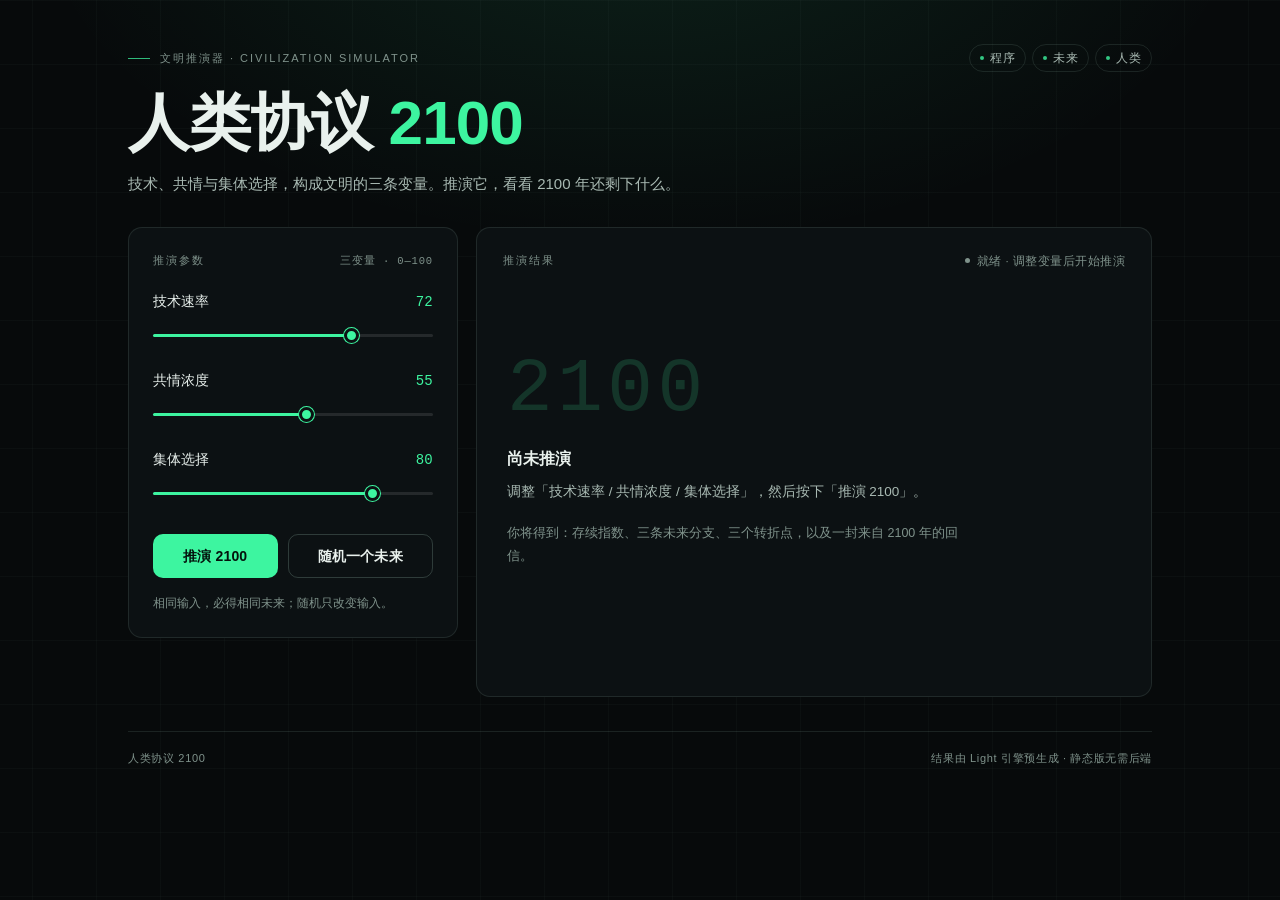
<file: docs/index.html>
<!DOCTYPE html>
<html lang="zh-CN">
<head>
<meta charset="utf-8">
<meta name="viewport" content="width=device-width, initial-scale=1">
<meta name="theme-color" content="#070A0B">
<meta name="description" content="人类协议 2100 · 文明推演器：以技术速率、共情浓度、集体选择推演 2100 年的三条未来分支。">
<title>人类协议 2100 · 文明推演器</title>
<link rel="stylesheet" href="style.css">
</head>
<body>
<div class="page">

  <header class="hero">
    <div class="hero__meta">
      <p class="eyebrow">文明推演器 · Civilization Simulator</p>
      <ul class="chips" aria-label="关键词">
        <li class="chip"><span class="chip__dot" aria-hidden="true"></span>程序</li>
        <li class="chip"><span class="chip__dot" aria-hidden="true"></span>未来</li>
        <li class="chip"><span class="chip__dot" aria-hidden="true"></span>人类</li>
      </ul>
    </div>
    <h1 class="hero__title">人类协议 <span class="hero__year">2100</span></h1>
    <p class="subtitle">技术、共情与集体选择，构成文明的三条变量。推演它，看看 2100 年还剩下什么。</p>
  </header>

  <main class="layout">

    <section class="panel controls" aria-labelledby="controls-title">
      <div class="panel__head">
        <h2 class="section-label" id="controls-title">推演参数</h2>
        <span class="panel__meta">三变量 · 0—100</span>
      </div>

      <form class="controls__form" id="sim-form" novalidate>
        <div class="field">
          <div class="field__head">
            <label class="field__name" for="tech">技术速率</label>
            <output class="field__value" id="tech-value" for="tech">72</output>
          </div>
          <input class="range" id="tech" name="tech" type="range" min="0" max="100" step="1" value="72" style="--fill:72%">
        </div>

        <div class="field">
          <div class="field__head">
            <label class="field__name" for="empathy">共情浓度</label>
            <output class="field__value" id="empathy-value" for="empathy">55</output>
          </div>
          <input class="range" id="empathy" name="empathy" type="range" min="0" max="100" step="1" value="55" style="--fill:55%">
        </div>

        <div class="field">
          <div class="field__head">
            <label class="field__name" for="choice">集体选择</label>
            <output class="field__value" id="choice-value" for="choice">80</output>
          </div>
          <input class="range" id="choice" name="choice" type="range" min="0" max="100" step="1" value="80" style="--fill:80%">
        </div>

        <div class="actions">
          <button class="btn btn--primary" id="run" type="submit">推演 2100</button>
          <button class="btn btn--ghost" id="random" type="button">随机一个未来</button>
        </div>

        <p class="hint">相同输入，必得相同未来；随机只改变输入。</p>
      </form>
    </section>

    <section class="panel results" id="results" aria-labelledby="results-title">
      <div class="panel__head">
        <h2 class="section-label" id="results-title">推演结果</h2>
        <p class="status" id="status" role="status" aria-live="polite">
          <span class="status__dot" aria-hidden="true"></span>
          <span class="status__text" id="status-text">就绪 · 调整变量后开始推演</span>
        </p>
      </div>

      <div class="output" id="output">
        <div class="placeholder">
          <p class="placeholder__mark" aria-hidden="true">2100</p>
          <p class="placeholder__title">尚未推演</p>
          <p class="placeholder__text">调整「技术速率 / 共情浓度 / 集体选择」，然后按下「推演 2100」。</p>
          <p class="placeholder__sub">你将得到：存续指数、三条未来分支、三条转折点，以及一封来自 2100 年的回信。</p>
        </div>
      </div>
    </section>

  </main>

  <footer class="footer">
    <span>人类协议 2100</span>
    <span>结果由 Light 引擎预生成 · 静态版无需后端</span>
  </footer>

</div>
<script src="table.js" defer></script>
<script src="app.js" defer></script>
</body>
</html>
</file>
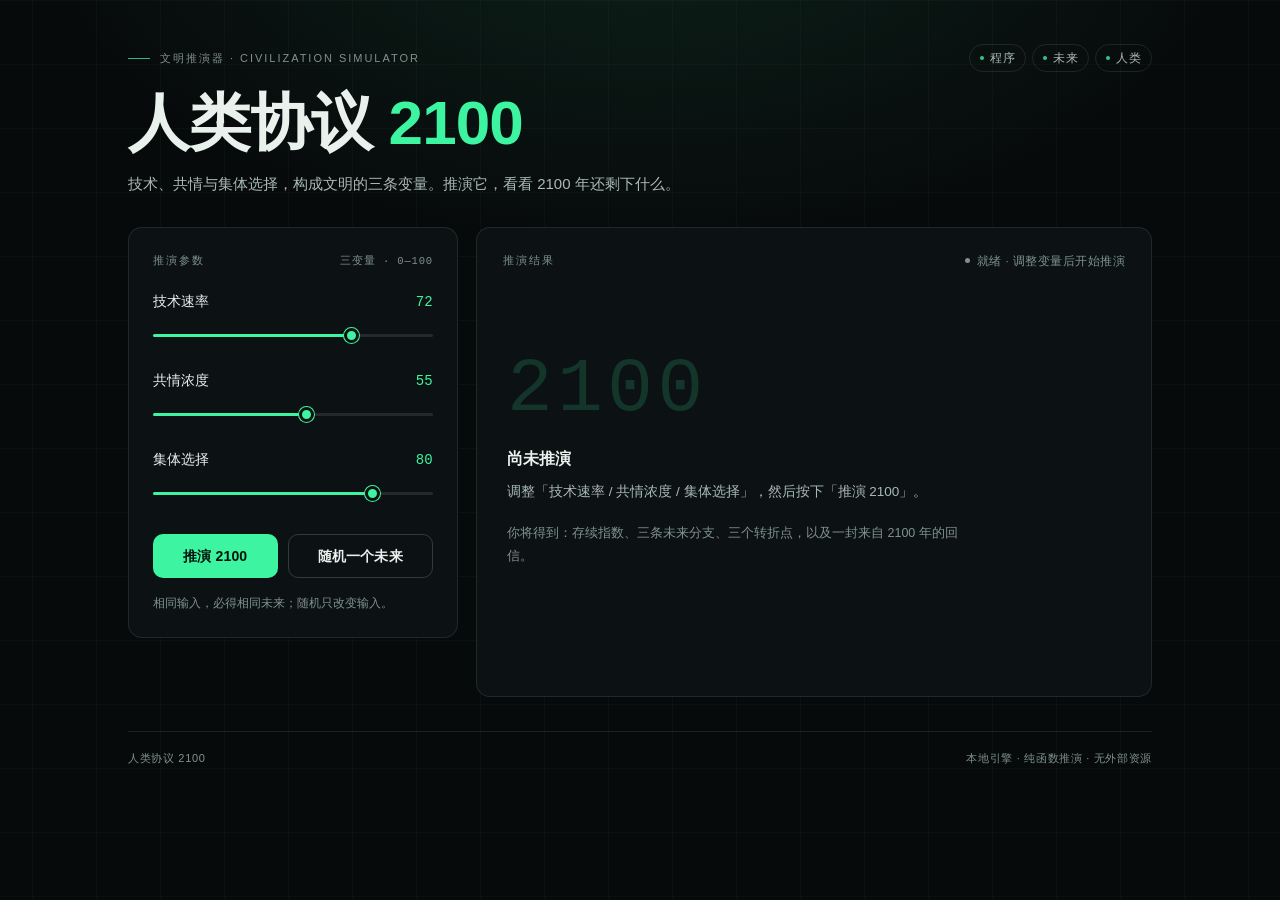
<file: web/index.html>
<!DOCTYPE html>
<html lang="zh-CN">
<head>
<meta charset="utf-8">
<meta name="viewport" content="width=device-width, initial-scale=1">
<meta name="theme-color" content="#070A0B">
<meta name="description" content="人类协议 2100 · 文明推演器：以技术速率、共情浓度、集体选择推演 2100 年的三条未来分支。">
<title>人类协议 2100 · 文明推演器</title>
<link rel="stylesheet" href="style.css">
</head>
<body>
<div class="page">

  <header class="hero">
    <div class="hero__meta">
      <p class="eyebrow">文明推演器 · Civilization Simulator</p>
      <ul class="chips" aria-label="关键词">
        <li class="chip"><span class="chip__dot" aria-hidden="true"></span>程序</li>
        <li class="chip"><span class="chip__dot" aria-hidden="true"></span>未来</li>
        <li class="chip"><span class="chip__dot" aria-hidden="true"></span>人类</li>
      </ul>
    </div>
    <h1 class="hero__title">人类协议 <span class="hero__year">2100</span></h1>
    <p class="subtitle">技术、共情与集体选择，构成文明的三条变量。推演它，看看 2100 年还剩下什么。</p>
  </header>

  <main class="layout">

    <section class="panel controls" aria-labelledby="controls-title">
      <div class="panel__head">
        <h2 class="section-label" id="controls-title">推演参数</h2>
        <span class="panel__meta">三变量 · 0—100</span>
      </div>

      <form class="controls__form" id="sim-form" novalidate>
        <div class="field">
          <div class="field__head">
            <label class="field__name" for="tech">技术速率</label>
            <output class="field__value" id="tech-value" for="tech">72</output>
          </div>
          <input class="range" id="tech" name="tech" type="range" min="0" max="100" step="1" value="72" style="--fill:72%">
        </div>

        <div class="field">
          <div class="field__head">
            <label class="field__name" for="empathy">共情浓度</label>
            <output class="field__value" id="empathy-value" for="empathy">55</output>
          </div>
          <input class="range" id="empathy" name="empathy" type="range" min="0" max="100" step="1" value="55" style="--fill:55%">
        </div>

        <div class="field">
          <div class="field__head">
            <label class="field__name" for="choice">集体选择</label>
            <output class="field__value" id="choice-value" for="choice">80</output>
          </div>
          <input class="range" id="choice" name="choice" type="range" min="0" max="100" step="1" value="80" style="--fill:80%">
        </div>

        <div class="actions">
          <button class="btn btn--primary" id="run" type="submit">推演 2100</button>
          <button class="btn btn--ghost" id="random" type="button">随机一个未来</button>
        </div>

        <p class="hint">相同输入，必得相同未来；随机只改变输入。</p>
      </form>
    </section>

    <section class="panel results" id="results" aria-labelledby="results-title">
      <div class="panel__head">
        <h2 class="section-label" id="results-title">推演结果</h2>
        <p class="status" id="status" role="status" aria-live="polite">
          <span class="status__dot" aria-hidden="true"></span>
          <span class="status__text" id="status-text">就绪 · 调整变量后开始推演</span>
        </p>
      </div>

      <div class="output" id="output">
        <div class="placeholder">
          <p class="placeholder__mark" aria-hidden="true">2100</p>
          <p class="placeholder__title">尚未推演</p>
          <p class="placeholder__text">调整「技术速率 / 共情浓度 / 集体选择」，然后按下「推演 2100」。</p>
          <p class="placeholder__sub">你将得到：存续指数、三条未来分支、三条转折点，以及一封来自 2100 年的回信。</p>
        </div>
      </div>
    </section>

  </main>

  <footer class="footer">
    <span>人类协议 2100</span>
    <span>本地引擎 · 纯函数推演 · 无外部资源</span>
  </footer>

</div>
<script src="app.js" defer></script>
</body>
</html>
</file>
<file: docs/style.css>
:root {
  --bg: #070A0B;
  --panel: #0C1113;
  --panel-2: #101718;
  --line: rgba(205, 255, 232, 0.10);
  --line-strong: rgba(205, 255, 232, 0.18);
  --text: #E9F1ED;
  --dim: #A9BAB3;
  --muted: #7F928B;
  --accent: #3DF5A0;
  --accent-soft: rgba(61, 245, 160, 0.09);
  --danger: #FF9C8C;
  --radius: 14px;
  --radius-sm: 10px;
  --mono: ui-monospace, "SFMono-Regular", "Cascadia Mono", Consolas, "Liberation Mono", monospace;
  --sans: "PingFang SC", "Hiragino Sans GB", "Microsoft YaHei", "Noto Sans SC", "Source Han Sans SC", sans-serif;
  color-scheme: dark;
}

* {
  box-sizing: border-box;
}

html {
  background: var(--bg);
}

body {
  margin: 0;
  min-height: 100vh;
  font-family: var(--sans);
  font-size: 15px;
  line-height: 1.6;
  color: var(--text);
  background:
    radial-gradient(900px 520px at 50% -12%, rgba(61, 245, 160, 0.10), transparent 68%),
    var(--bg);
  -webkit-font-smoothing: antialiased;
  overflow-x: hidden;
  position: relative;
}

body::before {
  content: "";
  position: absolute;
  inset: 0;
  z-index: 0;
  pointer-events: none;
  background-image:
    linear-gradient(rgba(205, 255, 232, 0.022) 1px, transparent 1px),
    linear-gradient(90deg, rgba(205, 255, 232, 0.022) 1px, transparent 1px);
  background-size: 64px 64px;
  background-position: center top;
}

::selection {
  background: var(--accent);
  color: #04120C;
}

.page {
  position: relative;
  z-index: 1;
  max-width: 1080px;
  margin: 0 auto;
  padding: 44px 28px 40px;
}

/* ---------- 顶部 ---------- */

.hero {
  margin-bottom: 30px;
}

.hero__meta {
  display: flex;
  align-items: center;
  justify-content: space-between;
  gap: 14px 20px;
  flex-wrap: wrap;
}

.eyebrow {
  margin: 0;
  font-size: 11px;
  line-height: 1.4;
  letter-spacing: 0.18em;
  color: var(--muted);
  text-transform: uppercase;
}

.eyebrow::before {
  content: "";
  display: inline-block;
  width: 22px;
  height: 1px;
  margin-right: 10px;
  vertical-align: middle;
  background: var(--accent);
  opacity: 0.75;
}

.chips {
  display: flex;
  gap: 6px;
  margin: 0;
  padding: 0;
  list-style: none;
}

.chip {
  display: inline-flex;
  align-items: center;
  gap: 6px;
  padding: 4px 10px;
  border: 1px solid var(--line);
  border-radius: 999px;
  font-size: 11.5px;
  letter-spacing: 0.04em;
  color: var(--dim);
  white-space: nowrap;
}

.chip__dot {
  width: 4px;
  height: 4px;
  border-radius: 50%;
  background: var(--accent);
  opacity: 0.8;
}

.hero__title {
  margin: 18px 0 0;
  font-size: clamp(38px, 6.4vw, 62px);
  font-weight: 600;
  line-height: 1.06;
  letter-spacing: -0.015em;
}

.hero__year {
  color: var(--accent);
  font-variant-numeric: tabular-nums;
}

.subtitle {
  margin: 14px 0 0;
  max-width: 620px;
  font-size: 15px;
  line-height: 1.8;
  color: var(--dim);
}

/* ---------- 布局 ---------- */

.layout {
  display: grid;
  grid-template-columns: minmax(0, 330px) minmax(0, 1fr);
  gap: 18px;
  align-items: start;
}

.panel {
  border: 1px solid var(--line);
  border-radius: var(--radius);
  background: var(--panel);
  padding: 24px;
}

.panel__head {
  display: flex;
  align-items: center;
  justify-content: space-between;
  gap: 8px 14px;
  flex-wrap: wrap;
  margin-bottom: 20px;
}

.section-label {
  margin: 0;
  font-size: 11px;
  font-weight: 500;
  letter-spacing: 0.18em;
  color: var(--muted);
}

.panel__meta {
  font-size: 10.5px;
  letter-spacing: 0.08em;
  color: var(--muted);
  font-family: var(--mono);
}

.controls {
  position: sticky;
  top: 24px;
}

.results {
  min-height: 470px;
  padding: 24px 26px 28px;
}

/* ---------- 滑块 ---------- */

.controls__form {
  margin: 0;
}

.field + .field {
  margin-top: 22px;
}

.field__head {
  display: flex;
  align-items: baseline;
  justify-content: space-between;
  gap: 12px;
  margin-bottom: 10px;
}

.field__name {
  font-size: 14px;
  color: var(--text);
  cursor: pointer;
}

.field__value {
  font-family: var(--mono);
  font-size: 14px;
  font-variant-numeric: tabular-nums;
  color: var(--accent);
  letter-spacing: 0.02em;
}

.range {
  -webkit-appearance: none;
  appearance: none;
  display: block;
  width: 100%;
  height: 24px;
  margin: 0;
  padding: 0;
  background: transparent;
  cursor: pointer;
}

.range::-webkit-slider-runnable-track {
  height: 3px;
  border-radius: 2px;
  background: linear-gradient(
    to right,
    var(--accent) 0%,
    var(--accent) var(--fill, 50%),
    rgba(255, 255, 255, 0.10) var(--fill, 50%),
    rgba(255, 255, 255, 0.10) 100%
  );
}

.range::-webkit-slider-thumb {
  -webkit-appearance: none;
  appearance: none;
  width: 15px;
  height: 15px;
  margin-top: -6px;
  border-radius: 50%;
  background: var(--accent);
  border: 3px solid var(--panel);
  box-shadow: 0 0 0 1px var(--accent);
}

.range::-moz-range-track {
  height: 3px;
  border-radius: 2px;
  background: rgba(255, 255, 255, 0.10);
}

.range::-moz-range-progress {
  height: 3px;
  border-radius: 2px;
  background: var(--accent);
}

.range::-moz-range-thumb {
  width: 15px;
  height: 15px;
  border-radius: 50%;
  background: var(--accent);
  border: 3px solid var(--panel);
  box-shadow: 0 0 0 1px var(--accent);
}

.range:focus-visible {
  outline: 2px solid var(--accent);
  outline-offset: 4px;
  border-radius: 3px;
}

.range:focus-visible::-webkit-slider-thumb {
  box-shadow: 0 0 0 1px var(--accent), 0 0 0 6px rgba(61, 245, 160, 0.18);
}

.range:focus-visible::-moz-range-thumb {
  box-shadow: 0 0 0 1px var(--accent), 0 0 0 6px rgba(61, 245, 160, 0.18);
}

.field:focus-within .field__name {
  color: var(--accent);
}

/* ---------- 按钮 ---------- */

.actions {
  display: flex;
  gap: 10px;
  margin-top: 28px;
}

.btn {
  flex: 1 1 auto;
  min-height: 44px;
  padding: 0 16px;
  font-family: var(--sans);
  font-size: 14px;
  font-weight: 600;
  line-height: 1;
  letter-spacing: 0.01em;
  border-radius: var(--radius-sm);
  border: 1px solid transparent;
  cursor: pointer;
  transition: background-color 0.16s ease, border-color 0.16s ease, color 0.16s ease, transform 0.16s ease;
}

.btn--primary {
  background: var(--accent);
  color: #04120C;
}

.btn--primary:hover:not(:disabled) {
  background: #6BFFB8;
}

.btn--ghost {
  background: transparent;
  border-color: var(--line-strong);
  color: var(--text);
}

.btn--ghost:hover:not(:disabled) {
  border-color: var(--accent);
  color: var(--accent);
  background: var(--accent-soft);
}

.btn:active:not(:disabled) {
  transform: translateY(1px);
}

.btn:focus-visible {
  outline: 2px solid var(--accent);
  outline-offset: 3px;
}

.btn:disabled {
  opacity: 0.42;
  cursor: not-allowed;
}

.hint {
  margin: 16px 0 0;
  font-size: 11.5px;
  line-height: 1.7;
  color: var(--muted);
}

/* ---------- 状态 ---------- */

.status {
  display: inline-flex;
  align-items: center;
  gap: 7px;
  margin: 0;
  font-size: 11.5px;
  line-height: 1.4;
  letter-spacing: 0.04em;
  color: var(--muted);
}

.status__dot {
  width: 5px;
  height: 5px;
  border-radius: 50%;
  background: var(--muted);
  flex: none;
}

.status--busy {
  color: var(--accent);
}

.status--busy .status__dot {
  background: var(--accent);
  animation: pulse 1.2s ease-in-out infinite;
}

.status--ok {
  color: var(--dim);
}

.status--ok .status__dot {
  background: var(--accent);
  opacity: 0.7;
}

.status--error {
  color: var(--danger);
}

.status--error .status__dot {
  background: var(--danger);
}

@keyframes pulse {
  0%, 100% { opacity: 1; }
  50% { opacity: 0.25; }
}

/* ---------- 占位 / 加载 ---------- */

.output {
  min-height: 360px;
  transition: opacity 0.2s ease;
}

.output.is-loading {
  opacity: 0.45;
}

.placeholder {
  display: flex;
  flex-direction: column;
  justify-content: center;
  min-height: 340px;
  padding: 12px 4px;
}

.placeholder__mark {
  margin: 0 0 18px;
  font-family: var(--mono);
  font-size: clamp(52px, 9vw, 76px);
  line-height: 1;
  letter-spacing: 0.06em;
  color: rgba(61, 245, 160, 0.16);
  font-variant-numeric: tabular-nums;
}

.placeholder__title {
  margin: 0;
  font-size: 16px;
  font-weight: 600;
  color: var(--text);
}

.placeholder__text {
  margin: 8px 0 0;
  max-width: 36em;
  font-size: 13.5px;
  line-height: 1.8;
  color: var(--dim);
}

.placeholder__sub {
  margin: 18px 0 0;
  max-width: 38em;
  font-size: 12.5px;
  line-height: 1.8;
  color: var(--muted);
}

.loading {
  display: flex;
  flex-direction: column;
  align-items: center;
  justify-content: center;
  min-height: 340px;
  text-align: center;
}

.loading__text {
  margin: 0;
  font-size: 14px;
  letter-spacing: 0.06em;
  color: var(--text);
}

.loading__text::after {
  content: "";
  display: inline-block;
  width: 6px;
  height: 6px;
  margin-left: 8px;
  vertical-align: middle;
  border-radius: 50%;
  background: var(--accent);
  animation: pulse 1.2s ease-in-out infinite;
}

.loading__sub {
  margin: 10px 0 0;
  font-size: 12px;
  color: var(--muted);
}

/* ---------- 错误 ---------- */

.notice {
  margin-top: 4px;
  padding: 22px;
  border: 1px solid rgba(255, 156, 140, 0.32);
  border-radius: 12px;
  background: rgba(255, 156, 140, 0.05);
}

.notice__title {
  margin: 0;
  font-size: 14px;
  font-weight: 600;
  color: var(--danger);
}

.notice__msg {
  margin: 8px 0 0;
  max-width: 44em;
  font-size: 13.5px;
  line-height: 1.8;
  color: var(--dim);
}

.notice__actions {
  display: flex;
  margin-top: 16px;
}

.notice__actions .btn {
  flex: 0 0 auto;
  min-width: 96px;
}

/* ---------- 结果 ---------- */

.result {
  animation: rise 0.32s ease both;
}

@keyframes rise {
  from {
    opacity: 0;
    transform: translateY(8px);
  }
  to {
    opacity: 1;
    transform: translateY(0);
  }
}

.verdict {
  display: flex;
  align-items: flex-end;
  flex-wrap: wrap;
  gap: 10px 18px;
}

.score {
  display: flex;
  flex-direction: column;
  gap: 6px;
}

.score__label {
  font-size: 10.5px;
  letter-spacing: 0.18em;
  color: var(--muted);
}

.score__num {
  font-size: clamp(54px, 8vw, 76px);
  font-weight: 600;
  line-height: 0.95;
  letter-spacing: -0.04em;
  color: var(--accent);
  font-variant-numeric: tabular-nums;
}

.verdict__tag {
  margin: 0 0 7px;
  padding: 5px 12px;
  border: 1px solid rgba(61, 245, 160, 0.30);
  border-radius: 999px;
  background: var(--accent-soft);
  font-size: 12.5px;
  letter-spacing: 0.04em;
  color: var(--accent);
}

.meter {
  height: 3px;
  margin-top: 20px;
  border-radius: 999px;
  background: rgba(255, 255, 255, 0.07);
  overflow: hidden;
}

.meter__fill {
  display: block;
  height: 100%;
  border-radius: inherit;
  background: var(--accent);
  box-shadow: 0 0 10px rgba(61, 245, 160, 0.35);
}

.meter-scale {
  display: flex;
  justify-content: space-between;
  margin-top: 6px;
  font-family: var(--mono);
  font-size: 10px;
  letter-spacing: 0.08em;
  color: var(--muted);
}

.oneline {
  margin: 18px 0 0;
  max-width: 40em;
  font-size: clamp(17px, 2.2vw, 20px);
  line-height: 1.7;
  color: var(--text);
}

.sub-label {
  display: flex;
  align-items: center;
  gap: 12px;
  margin: 32px 0 14px;
  font-size: 10.5px;
  font-weight: 500;
  letter-spacing: 0.18em;
  color: var(--muted);
}

.sub-label::after {
  content: "";
  flex: 1;
  height: 1px;
  background: var(--line);
}

.branches {
  display: grid;
  gap: 10px;
  margin: 0;
  padding: 0;
  list-style: none;
}

.branch {
  padding: 15px 16px;
  border: 1px solid var(--line);
  border-radius: var(--radius-sm);
  background: var(--panel-2);
}

.branch__head {
  display: flex;
  align-items: baseline;
  justify-content: space-between;
  gap: 12px;
  margin-bottom: 10px;
}

.branch__name {
  font-size: 14.5px;
  font-weight: 600;
  color: var(--text);
}

.branch__prob {
  font-family: var(--mono);
  font-size: 12.5px;
  color: var(--accent);
  font-variant-numeric: tabular-nums;
}

.bar {
  height: 4px;
  border-radius: 2px;
  background: rgba(255, 255, 255, 0.07);
  overflow: hidden;
}

.bar__fill {
  display: block;
  height: 100%;
  border-radius: inherit;
  background: var(--accent);
}

.branch:nth-child(2) .bar__fill {
  background: rgba(61, 245, 160, 0.62);
}

.branch:nth-child(3) .bar__fill {
  background: rgba(61, 245, 160, 0.38);
}

.branch__desc {
  margin: 11px 0 0;
  font-size: 13px;
  line-height: 1.75;
  color: var(--dim);
}

.branch__signal {
  display: flex;
  align-items: baseline;
  gap: 8px;
  margin: 9px 0 0;
  font-size: 12px;
  line-height: 1.7;
  color: var(--muted);
}

.branch__signal-label {
  flex: none;
  font-size: 10px;
  letter-spacing: 0.12em;
  color: var(--accent);
  opacity: 0.85;
}

.timeline {
  position: relative;
  margin: 0;
  padding: 0;
  list-style: none;
}

.timeline::before {
  content: "";
  position: absolute;
  left: 3px;
  top: 7px;
  bottom: 7px;
  width: 1px;
  background: linear-gradient(to bottom, rgba(61, 245, 160, 0.45), rgba(205, 255, 232, 0.07));
}

.tl {
  position: relative;
  padding: 0 0 20px 25px;
}

.tl:last-child {
  padding-bottom: 0;
}

.tl__dot {
  position: absolute;
  left: 0;
  top: 6px;
  width: 7px;
  height: 7px;
  border-radius: 50%;
  background: var(--accent);
  box-shadow: 0 0 0 3px rgba(61, 245, 160, 0.12);
}

.tl__year {
  display: block;
  font-family: var(--mono);
  font-size: 11px;
  letter-spacing: 0.12em;
  color: var(--accent);
  font-variant-numeric: tabular-nums;
}

.tl__text {
  margin: 3px 0 0;
  font-size: 13.5px;
  line-height: 1.7;
  color: var(--dim);
}

.letter {
  margin: 32px 0 0;
  padding: 22px;
  border: 1px solid rgba(61, 245, 160, 0.26);
  border-radius: 12px;
  background: linear-gradient(135deg, rgba(61, 245, 160, 0.10), rgba(61, 245, 160, 0.02));
}

.letter__label {
  margin: 0;
  font-size: 10.5px;
  letter-spacing: 0.18em;
  color: var(--accent);
}

.letter__body {
  margin: 12px 0 0;
  font-size: 15px;
  line-height: 1.9;
  color: var(--text);
}

/* ---------- 页脚 ---------- */

.footer {
  display: flex;
  justify-content: space-between;
  gap: 8px 18px;
  flex-wrap: wrap;
  margin-top: 34px;
  padding-top: 18px;
  border-top: 1px solid var(--line);
  font-size: 11px;
  letter-spacing: 0.06em;
  color: var(--muted);
}

/* ---------- 响应式 ---------- */

@media (max-width: 900px) {
  .layout {
    grid-template-columns: minmax(0, 1fr);
  }

  .controls {
    position: static;
  }

  .results {
    min-height: 0;
  }

  .output {
    min-height: 320px;
  }
}

@media (max-width: 720px) {
  .page {
    padding: 28px 16px 32px;
  }

  .hero {
    margin-bottom: 24px;
  }

  .panel {
    padding: 20px;
  }

  .results {
    padding: 20px 20px 24px;
  }

  .placeholder,
  .loading {
    min-height: 260px;
  }

  .actions {
    margin-top: 24px;
  }

  .status {
    font-size: 11px;
  }
}

@media (max-width: 520px) {
  .actions {
    flex-direction: column;
  }

  .btn {
    width: 100%;
  }

  .hero__meta {
    align-items: flex-start;
    flex-direction: column;
    gap: 10px;
  }

  .hero__title {
    margin-top: 14px;
  }

  .verdict__tag {
    margin-bottom: 4px;
  }

  .notice__actions .btn {
    width: 100%;
  }
}

@media (prefers-reduced-motion: reduce) {
  *,
  *::before,
  *::after {
    animation-duration: 0.01ms !important;
    animation-iteration-count: 1 !important;
    transition-duration: 0.01ms !important;
  }
}
</file>
<file: web/style.css>
:root {
  --bg: #070A0B;
  --panel: #0C1113;
  --panel-2: #101718;
  --line: rgba(205, 255, 232, 0.10);
  --line-strong: rgba(205, 255, 232, 0.18);
  --text: #E9F1ED;
  --dim: #A9BAB3;
  --muted: #7F928B;
  --accent: #3DF5A0;
  --accent-soft: rgba(61, 245, 160, 0.09);
  --danger: #FF9C8C;
  --radius: 14px;
  --radius-sm: 10px;
  --mono: ui-monospace, "SFMono-Regular", "Cascadia Mono", Consolas, "Liberation Mono", monospace;
  --sans: "PingFang SC", "Hiragino Sans GB", "Microsoft YaHei", "Noto Sans SC", "Source Han Sans SC", sans-serif;
  color-scheme: dark;
}

* {
  box-sizing: border-box;
}

html {
  background: var(--bg);
}

body {
  margin: 0;
  min-height: 100vh;
  font-family: var(--sans);
  font-size: 15px;
  line-height: 1.6;
  color: var(--text);
  background:
    radial-gradient(900px 520px at 50% -12%, rgba(61, 245, 160, 0.10), transparent 68%),
    var(--bg);
  -webkit-font-smoothing: antialiased;
  overflow-x: hidden;
  position: relative;
}

body::before {
  content: "";
  position: absolute;
  inset: 0;
  z-index: 0;
  pointer-events: none;
  background-image:
    linear-gradient(rgba(205, 255, 232, 0.022) 1px, transparent 1px),
    linear-gradient(90deg, rgba(205, 255, 232, 0.022) 1px, transparent 1px);
  background-size: 64px 64px;
  background-position: center top;
}

::selection {
  background: var(--accent);
  color: #04120C;
}

.page {
  position: relative;
  z-index: 1;
  max-width: 1080px;
  margin: 0 auto;
  padding: 44px 28px 40px;
}

/* ---------- 顶部 ---------- */

.hero {
  margin-bottom: 30px;
}

.hero__meta {
  display: flex;
  align-items: center;
  justify-content: space-between;
  gap: 14px 20px;
  flex-wrap: wrap;
}

.eyebrow {
  margin: 0;
  font-size: 11px;
  line-height: 1.4;
  letter-spacing: 0.18em;
  color: var(--muted);
  text-transform: uppercase;
}

.eyebrow::before {
  content: "";
  display: inline-block;
  width: 22px;
  height: 1px;
  margin-right: 10px;
  vertical-align: middle;
  background: var(--accent);
  opacity: 0.75;
}

.chips {
  display: flex;
  gap: 6px;
  margin: 0;
  padding: 0;
  list-style: none;
}

.chip {
  display: inline-flex;
  align-items: center;
  gap: 6px;
  padding: 4px 10px;
  border: 1px solid var(--line);
  border-radius: 999px;
  font-size: 11.5px;
  letter-spacing: 0.04em;
  color: var(--dim);
  white-space: nowrap;
}

.chip__dot {
  width: 4px;
  height: 4px;
  border-radius: 50%;
  background: var(--accent);
  opacity: 0.8;
}

.hero__title {
  margin: 18px 0 0;
  font-size: clamp(38px, 6.4vw, 62px);
  font-weight: 600;
  line-height: 1.06;
  letter-spacing: -0.015em;
}

.hero__year {
  color: var(--accent);
  font-variant-numeric: tabular-nums;
}

.subtitle {
  margin: 14px 0 0;
  max-width: 620px;
  font-size: 15px;
  line-height: 1.8;
  color: var(--dim);
}

/* ---------- 布局 ---------- */

.layout {
  display: grid;
  grid-template-columns: minmax(0, 330px) minmax(0, 1fr);
  gap: 18px;
  align-items: start;
}

.panel {
  border: 1px solid var(--line);
  border-radius: var(--radius);
  background: var(--panel);
  padding: 24px;
}

.panel__head {
  display: flex;
  align-items: center;
  justify-content: space-between;
  gap: 8px 14px;
  flex-wrap: wrap;
  margin-bottom: 20px;
}

.section-label {
  margin: 0;
  font-size: 11px;
  font-weight: 500;
  letter-spacing: 0.18em;
  color: var(--muted);
}

.panel__meta {
  font-size: 10.5px;
  letter-spacing: 0.08em;
  color: var(--muted);
  font-family: var(--mono);
}

.controls {
  position: sticky;
  top: 24px;
}

.results {
  min-height: 470px;
  padding: 24px 26px 28px;
}

/* ---------- 滑块 ---------- */

.controls__form {
  margin: 0;
}

.field + .field {
  margin-top: 22px;
}

.field__head {
  display: flex;
  align-items: baseline;
  justify-content: space-between;
  gap: 12px;
  margin-bottom: 10px;
}

.field__name {
  font-size: 14px;
  color: var(--text);
  cursor: pointer;
}

.field__value {
  font-family: var(--mono);
  font-size: 14px;
  font-variant-numeric: tabular-nums;
  color: var(--accent);
  letter-spacing: 0.02em;
}

.range {
  -webkit-appearance: none;
  appearance: none;
  display: block;
  width: 100%;
  height: 24px;
  margin: 0;
  padding: 0;
  background: transparent;
  cursor: pointer;
}

.range::-webkit-slider-runnable-track {
  height: 3px;
  border-radius: 2px;
  background: linear-gradient(
    to right,
    var(--accent) 0%,
    var(--accent) var(--fill, 50%),
    rgba(255, 255, 255, 0.10) var(--fill, 50%),
    rgba(255, 255, 255, 0.10) 100%
  );
}

.range::-webkit-slider-thumb {
  -webkit-appearance: none;
  appearance: none;
  width: 15px;
  height: 15px;
  margin-top: -6px;
  border-radius: 50%;
  background: var(--accent);
  border: 3px solid var(--panel);
  box-shadow: 0 0 0 1px var(--accent);
}

.range::-moz-range-track {
  height: 3px;
  border-radius: 2px;
  background: rgba(255, 255, 255, 0.10);
}

.range::-moz-range-progress {
  height: 3px;
  border-radius: 2px;
  background: var(--accent);
}

.range::-moz-range-thumb {
  width: 15px;
  height: 15px;
  border-radius: 50%;
  background: var(--accent);
  border: 3px solid var(--panel);
  box-shadow: 0 0 0 1px var(--accent);
}

.range:focus-visible {
  outline: 2px solid var(--accent);
  outline-offset: 4px;
  border-radius: 3px;
}

.range:focus-visible::-webkit-slider-thumb {
  box-shadow: 0 0 0 1px var(--accent), 0 0 0 6px rgba(61, 245, 160, 0.18);
}

.range:focus-visible::-moz-range-thumb {
  box-shadow: 0 0 0 1px var(--accent), 0 0 0 6px rgba(61, 245, 160, 0.18);
}

.field:focus-within .field__name {
  color: var(--accent);
}

/* ---------- 按钮 ---------- */

.actions {
  display: flex;
  gap: 10px;
  margin-top: 28px;
}

.btn {
  flex: 1 1 auto;
  min-height: 44px;
  padding: 0 16px;
  font-family: var(--sans);
  font-size: 14px;
  font-weight: 600;
  line-height: 1;
  letter-spacing: 0.01em;
  border-radius: var(--radius-sm);
  border: 1px solid transparent;
  cursor: pointer;
  transition: background-color 0.16s ease, border-color 0.16s ease, color 0.16s ease, transform 0.16s ease;
}

.btn--primary {
  background: var(--accent);
  color: #04120C;
}

.btn--primary:hover:not(:disabled) {
  background: #6BFFB8;
}

.btn--ghost {
  background: transparent;
  border-color: var(--line-strong);
  color: var(--text);
}

.btn--ghost:hover:not(:disabled) {
  border-color: var(--accent);
  color: var(--accent);
  background: var(--accent-soft);
}

.btn:active:not(:disabled) {
  transform: translateY(1px);
}

.btn:focus-visible {
  outline: 2px solid var(--accent);
  outline-offset: 3px;
}

.btn:disabled {
  opacity: 0.42;
  cursor: not-allowed;
}

.hint {
  margin: 16px 0 0;
  font-size: 11.5px;
  line-height: 1.7;
  color: var(--muted);
}

/* ---------- 状态 ---------- */

.status {
  display: inline-flex;
  align-items: center;
  gap: 7px;
  margin: 0;
  font-size: 11.5px;
  line-height: 1.4;
  letter-spacing: 0.04em;
  color: var(--muted);
}

.status__dot {
  width: 5px;
  height: 5px;
  border-radius: 50%;
  background: var(--muted);
  flex: none;
}

.status--busy {
  color: var(--accent);
}

.status--busy .status__dot {
  background: var(--accent);
  animation: pulse 1.2s ease-in-out infinite;
}

.status--ok {
  color: var(--dim);
}

.status--ok .status__dot {
  background: var(--accent);
  opacity: 0.7;
}

.status--error {
  color: var(--danger);
}

.status--error .status__dot {
  background: var(--danger);
}

@keyframes pulse {
  0%, 100% { opacity: 1; }
  50% { opacity: 0.25; }
}

/* ---------- 占位 / 加载 ---------- */

.output {
  min-height: 360px;
  transition: opacity 0.2s ease;
}

.output.is-loading {
  opacity: 0.45;
}

.placeholder {
  display: flex;
  flex-direction: column;
  justify-content: center;
  min-height: 340px;
  padding: 12px 4px;
}

.placeholder__mark {
  margin: 0 0 18px;
  font-family: var(--mono);
  font-size: clamp(52px, 9vw, 76px);
  line-height: 1;
  letter-spacing: 0.06em;
  color: rgba(61, 245, 160, 0.16);
  font-variant-numeric: tabular-nums;
}

.placeholder__title {
  margin: 0;
  font-size: 16px;
  font-weight: 600;
  color: var(--text);
}

.placeholder__text {
  margin: 8px 0 0;
  max-width: 36em;
  font-size: 13.5px;
  line-height: 1.8;
  color: var(--dim);
}

.placeholder__sub {
  margin: 18px 0 0;
  max-width: 38em;
  font-size: 12.5px;
  line-height: 1.8;
  color: var(--muted);
}

.loading {
  display: flex;
  flex-direction: column;
  align-items: center;
  justify-content: center;
  min-height: 340px;
  text-align: center;
}

.loading__text {
  margin: 0;
  font-size: 14px;
  letter-spacing: 0.06em;
  color: var(--text);
}

.loading__text::after {
  content: "";
  display: inline-block;
  width: 6px;
  height: 6px;
  margin-left: 8px;
  vertical-align: middle;
  border-radius: 50%;
  background: var(--accent);
  animation: pulse 1.2s ease-in-out infinite;
}

.loading__sub {
  margin: 10px 0 0;
  font-size: 12px;
  color: var(--muted);
}

/* ---------- 错误 ---------- */

.notice {
  margin-top: 4px;
  padding: 22px;
  border: 1px solid rgba(255, 156, 140, 0.32);
  border-radius: 12px;
  background: rgba(255, 156, 140, 0.05);
}

.notice__title {
  margin: 0;
  font-size: 14px;
  font-weight: 600;
  color: var(--danger);
}

.notice__msg {
  margin: 8px 0 0;
  max-width: 44em;
  font-size: 13.5px;
  line-height: 1.8;
  color: var(--dim);
}

.notice__actions {
  display: flex;
  margin-top: 16px;
}

.notice__actions .btn {
  flex: 0 0 auto;
  min-width: 96px;
}

/* ---------- 结果 ---------- */

.result {
  animation: rise 0.32s ease both;
}

@keyframes rise {
  from {
    opacity: 0;
    transform: translateY(8px);
  }
  to {
    opacity: 1;
    transform: translateY(0);
  }
}

.verdict {
  display: flex;
  align-items: flex-end;
  flex-wrap: wrap;
  gap: 10px 18px;
}

.score {
  display: flex;
  flex-direction: column;
  gap: 6px;
}

.score__label {
  font-size: 10.5px;
  letter-spacing: 0.18em;
  color: var(--muted);
}

.score__num {
  font-size: clamp(54px, 8vw, 76px);
  font-weight: 600;
  line-height: 0.95;
  letter-spacing: -0.04em;
  color: var(--accent);
  font-variant-numeric: tabular-nums;
}

.verdict__tag {
  margin: 0 0 7px;
  padding: 5px 12px;
  border: 1px solid rgba(61, 245, 160, 0.30);
  border-radius: 999px;
  background: var(--accent-soft);
  font-size: 12.5px;
  letter-spacing: 0.04em;
  color: var(--accent);
}

.meter {
  height: 3px;
  margin-top: 20px;
  border-radius: 999px;
  background: rgba(255, 255, 255, 0.07);
  overflow: hidden;
}

.meter__fill {
  display: block;
  height: 100%;
  border-radius: inherit;
  background: var(--accent);
  box-shadow: 0 0 10px rgba(61, 245, 160, 0.35);
}

.meter-scale {
  display: flex;
  justify-content: space-between;
  margin-top: 6px;
  font-family: var(--mono);
  font-size: 10px;
  letter-spacing: 0.08em;
  color: var(--muted);
}

.oneline {
  margin: 18px 0 0;
  max-width: 40em;
  font-size: clamp(17px, 2.2vw, 20px);
  line-height: 1.7;
  color: var(--text);
}

.sub-label {
  display: flex;
  align-items: center;
  gap: 12px;
  margin: 32px 0 14px;
  font-size: 10.5px;
  font-weight: 500;
  letter-spacing: 0.18em;
  color: var(--muted);
}

.sub-label::after {
  content: "";
  flex: 1;
  height: 1px;
  background: var(--line);
}

.branches {
  display: grid;
  gap: 10px;
  margin: 0;
  padding: 0;
  list-style: none;
}

.branch {
  padding: 15px 16px;
  border: 1px solid var(--line);
  border-radius: var(--radius-sm);
  background: var(--panel-2);
}

.branch__head {
  display: flex;
  align-items: baseline;
  justify-content: space-between;
  gap: 12px;
  margin-bottom: 10px;
}

.branch__name {
  font-size: 14.5px;
  font-weight: 600;
  color: var(--text);
}

.branch__prob {
  font-family: var(--mono);
  font-size: 12.5px;
  color: var(--accent);
  font-variant-numeric: tabular-nums;
}

.bar {
  height: 4px;
  border-radius: 2px;
  background: rgba(255, 255, 255, 0.07);
  overflow: hidden;
}

.bar__fill {
  display: block;
  height: 100%;
  border-radius: inherit;
  background: var(--accent);
}

.branch:nth-child(2) .bar__fill {
  background: rgba(61, 245, 160, 0.62);
}

.branch:nth-child(3) .bar__fill {
  background: rgba(61, 245, 160, 0.38);
}

.branch__desc {
  margin: 11px 0 0;
  font-size: 13px;
  line-height: 1.75;
  color: var(--dim);
}

.branch__signal {
  display: flex;
  align-items: baseline;
  gap: 8px;
  margin: 9px 0 0;
  font-size: 12px;
  line-height: 1.7;
  color: var(--muted);
}

.branch__signal-label {
  flex: none;
  font-size: 10px;
  letter-spacing: 0.12em;
  color: var(--accent);
  opacity: 0.85;
}

.timeline {
  position: relative;
  margin: 0;
  padding: 0;
  list-style: none;
}

.timeline::before {
  content: "";
  position: absolute;
  left: 3px;
  top: 7px;
  bottom: 7px;
  width: 1px;
  background: linear-gradient(to bottom, rgba(61, 245, 160, 0.45), rgba(205, 255, 232, 0.07));
}

.tl {
  position: relative;
  padding: 0 0 20px 25px;
}

.tl:last-child {
  padding-bottom: 0;
}

.tl__dot {
  position: absolute;
  left: 0;
  top: 6px;
  width: 7px;
  height: 7px;
  border-radius: 50%;
  background: var(--accent);
  box-shadow: 0 0 0 3px rgba(61, 245, 160, 0.12);
}

.tl__year {
  display: block;
  font-family: var(--mono);
  font-size: 11px;
  letter-spacing: 0.12em;
  color: var(--accent);
  font-variant-numeric: tabular-nums;
}

.tl__text {
  margin: 3px 0 0;
  font-size: 13.5px;
  line-height: 1.7;
  color: var(--dim);
}

.letter {
  margin: 32px 0 0;
  padding: 22px;
  border: 1px solid rgba(61, 245, 160, 0.26);
  border-radius: 12px;
  background: linear-gradient(135deg, rgba(61, 245, 160, 0.10), rgba(61, 245, 160, 0.02));
}

.letter__label {
  margin: 0;
  font-size: 10.5px;
  letter-spacing: 0.18em;
  color: var(--accent);
}

.letter__body {
  margin: 12px 0 0;
  font-size: 15px;
  line-height: 1.9;
  color: var(--text);
}

/* ---------- 页脚 ---------- */

.footer {
  display: flex;
  justify-content: space-between;
  gap: 8px 18px;
  flex-wrap: wrap;
  margin-top: 34px;
  padding-top: 18px;
  border-top: 1px solid var(--line);
  font-size: 11px;
  letter-spacing: 0.06em;
  color: var(--muted);
}

/* ---------- 响应式 ---------- */

@media (max-width: 900px) {
  .layout {
    grid-template-columns: minmax(0, 1fr);
  }

  .controls {
    position: static;
  }

  .results {
    min-height: 0;
  }

  .output {
    min-height: 320px;
  }
}

@media (max-width: 720px) {
  .page {
    padding: 28px 16px 32px;
  }

  .hero {
    margin-bottom: 24px;
  }

  .panel {
    padding: 20px;
  }

  .results {
    padding: 20px 20px 24px;
  }

  .placeholder,
  .loading {
    min-height: 260px;
  }

  .actions {
    margin-top: 24px;
  }

  .status {
    font-size: 11px;
  }
}

@media (max-width: 520px) {
  .actions {
    flex-direction: column;
  }

  .btn {
    width: 100%;
  }

  .hero__meta {
    align-items: flex-start;
    flex-direction: column;
    gap: 10px;
  }

  .hero__title {
    margin-top: 14px;
  }

  .verdict__tag {
    margin-bottom: 4px;
  }

  .notice__actions .btn {
    width: 100%;
  }
}

@media (prefers-reduced-motion: reduce) {
  *,
  *::before,
  *::after {
    animation-duration: 0.01ms !important;
    animation-iteration-count: 1 !important;
    transition-duration: 0.01ms !important;
  }
}
</file>
